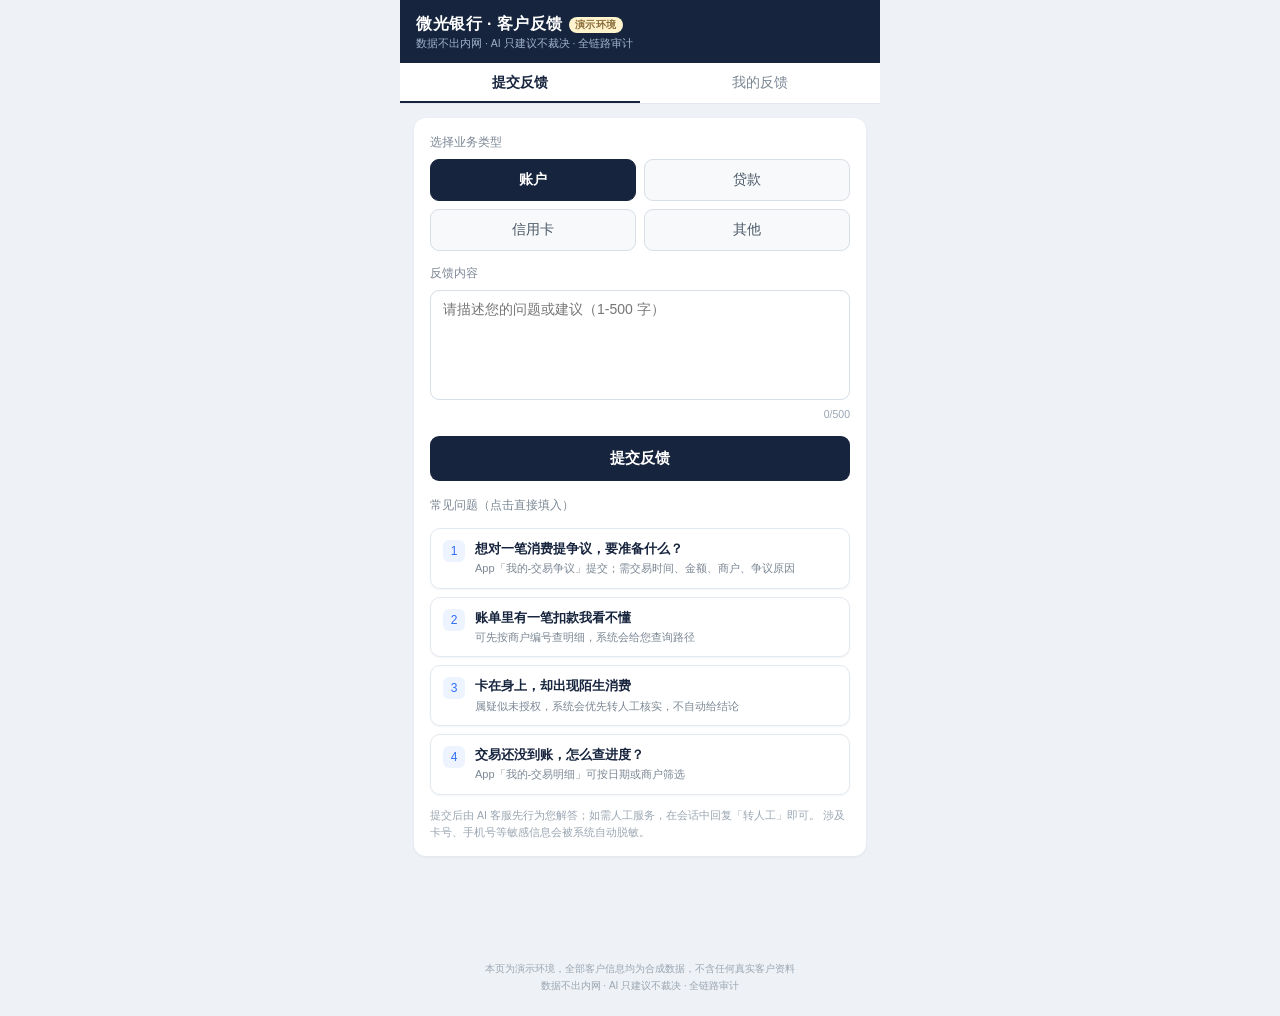
<file: v2重写版/static/h5/index.html>
<!DOCTYPE html>
<html lang="zh-CN">
<head>
<meta charset="UTF-8">
<meta name="viewport" content="width=device-width, initial-scale=1.0, maximum-scale=1.0, user-scalable=no">
<title>微光银行 · 客户反馈</title>
<style>
  *{margin:0;padding:0;box-sizing:border-box;-webkit-tap-highlight-color:transparent}
  html,body{height:100%}
  body{font-family:-apple-system,BlinkMacSystemFont,"PingFang SC","Microsoft YaHei",sans-serif;
    background:#eef1f5;color:#26303a;display:flex;justify-content:center}
  .phone{width:100%;max-width:480px;min-height:100%;background:#eef1f5;display:flex;flex-direction:column;position:relative}
  .hd{background:#16243d;color:#fff;padding:14px 16px 12px;position:sticky;top:0;z-index:5}
  .hd h1{font-size:16px;font-weight:600;letter-spacing:.5px}
  .hd p{font-size:10.5px;color:#9fb2cc;margin-top:2px}
  .tabs{display:flex;background:#fff;border-bottom:1px solid #e3e8ee;position:sticky;top:56px;z-index:5}
  .tabs button{flex:1;border:0;background:none;padding:11px 0;font-size:13.5px;color:#7b8794;cursor:pointer}
  .tabs button.on{color:#16243d;font-weight:600;box-shadow:inset 0 -2px 0 #16243d}
  .page{flex:1;padding:14px 14px 90px;display:none}
  .page.on{display:block}
  .card{background:#fff;border-radius:12px;padding:16px;box-shadow:0 1px 3px rgba(22,36,61,.06)}
  .lbl{font-size:12px;color:#7b8794;margin:14px 0 8px}
  .lbl:first-child{margin-top:0}
  .chips{display:grid;grid-template-columns:1fr 1fr;gap:8px}
  .chips button{border:1px solid #d7dee6;background:#f7f9fb;border-radius:9px;padding:11px 0;
    font-size:13.5px;color:#4a5866;cursor:pointer;transition:.15s}
  .chips button.on{background:#16243d;border-color:#16243d;color:#fff;font-weight:600}
  textarea{width:100%;height:110px;border:1px solid #d7dee6;border-radius:9px;padding:10px 12px;
    font-size:14px;resize:none;font-family:inherit;color:#26303a}
  textarea:focus{outline:none;border-color:#16243d}
  .cnt{font-size:10.5px;color:#9aa6b2;text-align:right;margin-top:4px}
  .btn{width:100%;border:0;border-radius:9px;padding:13px 0;font-size:15px;font-weight:600;
    background:#16243d;color:#fff;cursor:pointer;margin-top:16px}
  .btn:disabled{opacity:.45}
  .btn.ghost{background:#fff;color:#16243d;border:1px solid #c6cfda;margin-top:8px;font-weight:500}
  .item{background:#fff;border-radius:10px;padding:12px 14px;margin-bottom:9px;cursor:pointer;
    box-shadow:0 1px 2px rgba(22,36,61,.05)}
  .item .r1{display:flex;justify-content:space-between;align-items:center;gap:8px}
  .item .r1 b{font-size:12.5px;color:#16243d;font-family:Consolas,monospace}
  .item .r2{font-size:12px;color:#7b8794;margin-top:5px;overflow:hidden;text-overflow:ellipsis;white-space:nowrap}
  .chip{display:inline-block;padding:1.5px 9px;border-radius:999px;font-size:10.5px;font-weight:600;white-space:nowrap}
  .st-SUBMITTED{background:#eceff1;color:#546e7a}
  .st-AI_ANSWERING{background:#e3f2fd;color:#1565c0}
  .st-CLOSED_AI{background:#e0f2f1;color:#00695c}
  .st-PENDING_HUMAN{background:#ffebee;color:#c62828}
  .st-HUMAN_ANSWERING{background:#fff8e1;color:#b26a00}
  .st-CLOSED_HUMAN{background:#e8eaf6;color:#3949ab}
  .st-UNKNOWN{background:#eceff1;color:#78909c}
  .empty{text-align:center;color:#9aa6b2;font-size:13px;padding:40px 0}
  .chat{padding:0}
  .msgs{height:calc(100vh - 210px);min-height:300px;overflow-y:auto;padding:14px 12px}
  .m{max-width:78%;margin-bottom:12px;position:relative}
  .m .who{font-size:10px;color:#9aa6b2;margin-bottom:3px}
  .m .bub{padding:9px 12px;border-radius:12px;font-size:13.5px;line-height:1.55;word-break:break-all}
  .m.in{margin-right:auto}
  .m.in .bub{background:#fff;border:1px solid #e3e8ee;border-top-left-radius:3px}
  .m.out{margin-left:auto}
  .m.out .bub{background:#16243d;color:#fff;border-top-right-radius:3px}
  .sys{text-align:center;font-size:10.5px;color:#90a4ae;margin:10px 0}
  .rate{display:flex;gap:8px;padding:0 12px 10px}
  .rate button{flex:1;border:1px solid #c6cfda;background:#fff;border-radius:8px;padding:9px 0;
    font-size:13px;color:#16243d;cursor:pointer}
  .rate button:disabled{opacity:.5}
  .inputbar{display:flex;gap:8px;padding:10px 12px;border-top:1px solid #e3e8ee;background:#fff}
  .inputbar textarea{flex:1;height:40px;border-radius:9px}
  .inputbar button{border:0;border-radius:9px;padding:0 18px;background:#16243d;color:#fff;
    font-size:13.5px;font-weight:600;cursor:pointer}
  .hint{max-width:480px;width:100%;margin:0 auto}
  .demo-note{max-width:480px;margin:14px auto 0;background:#fff;border-radius:10px;padding:10px 14px;
    font-size:11px;color:#7b8794;line-height:1.7}
  .faq{margin-top:14px}
.faq .item{display:flex;gap:10px;align-items:flex-start;background:#fff;border:1px solid #e3e9f0;border-radius:10px;padding:11px 12px;margin-bottom:8px;cursor:pointer}
.faq .item:active{border-color:#2f6df6}
.faq .ico{width:22px;height:22px;border-radius:6px;background:#eef4ff;color:#2f6df6;font-size:12px;display:flex;align-items:center;justify-content:center;flex:0 0 22px}
.faq .t{font-size:13px;color:#16243d;font-weight:600;line-height:1.4}
.faq .d{font-size:11px;color:#7b8794;line-height:1.5;margin-top:2px}
.demo-tag{display:inline-block;margin-left:6px;padding:1px 6px;border-radius:8px;background:#fff3cd;color:#8a6d3b;font-size:10px;vertical-align:middle}
.foot{padding:14px 6px 22px;text-align:center;font-size:10px;color:#9aa6b2;line-height:1.7}
.toast{position:fixed;left:50%;top:38%;transform:translateX(-50%);background:rgba(22,36,61,.92);
    color:#fff;padding:10px 18px;border-radius:9px;font-size:13px;z-index:99;display:none}
</style>
</head>
<body>
<div class="phone">
  <div class="hd">
    <h1>微光银行 · 客户反馈<span class="demo-tag">演示环境</span></h1>
    <p>数据不出内网 · AI 只建议不裁决 · 全链路审计</p>
  </div>
  <div class="tabs" id="tabs">
    <button data-v="home" class="on">提交反馈</button>
    <button data-v="list">我的反馈</button>
  </div>

  <!-- 提单 -->
  <div class="page on" id="pg-home">
    <div class="card">
      <div class="lbl">选择业务类型</div>
      <div class="chips" id="cats"></div>
      <div class="lbl">反馈内容</div>
      <textarea id="txt" maxlength="500" placeholder="请描述您的问题或建议（1-500 字）"></textarea>
      <div class="cnt"><span id="n">0</span>/500</div>
      <button class="btn" id="submit">提交反馈</button>
      <div class="lbl" style="margin-top:16px">常见问题（点击直接填入）</div>
      <div class="faq" id="faq"></div>
      <p style="font-size:10.5px;color:#9aa6b2;margin-top:12px;line-height:1.6">
        提交后由 AI 客服先行为您解答；如需人工服务，在会话中回复「转人工」即可。
        涉及卡号、手机号等敏感信息会被系统自动脱敏。</p>
    </div>
  </div>

  <!-- 列表 -->
  <div class="page" id="pg-list">
    <div id="ticket-list"></div>
    <div class="card" style="margin-top:6px">
      <div class="lbl">凭工单号查询</div>
      <div style="display:flex;gap:8px">
        <input id="qid" placeholder="输入 FB 开头的工单号"
          style="flex:1;border:1px solid #d7dee6;border-radius:9px;padding:10px 12px;font-size:13px">
        <button class="btn" style="width:auto;margin:0;padding:0 18px" id="qbtn">查询</button>
      </div>
    </div>
  </div>

  <!-- 会话 -->
  <div class="page" id="pg-chat">
    <div class="card chat">
      <div class="msgs" id="msgs"></div>
      <div class="rate" id="rate" hidden>
        <button data-v="1">👍 满意</button>
        <button data-v="0">👎 不满意</button>
      </div>
      <div class="inputbar" id="ibar">
        <textarea id="reply" maxlength="500" placeholder="输入消息…"></textarea>
        <button id="send">发送</button>
      </div>
    </div>
  </div>

<div class="foot">
  本页为演示环境，全部客户信息均为合成数据，不含任何真实客户资料<br>
  数据不出内网 · AI 只建议不裁决 · 全链路审计
</div>
<div class="toast" id="toast"></div>
</div>
<script>
// —— 补丁 v1.5.0-fix7：时间戳按浏览器本地时区显示（服务端以 UTC 落库，直接切字符串会差 8 小时）
function fmtTs(s){
  if(!s) return '';
  const raw = String(s);
  const iso = /[zZ]$|[+-]\d{2}:?\d{2}$/.test(raw) ? raw : raw + 'Z';
  const d = new Date(iso);
  if (isNaN(d.getTime())) return raw.replace('T',' ').slice(5,16);
  const p = n => String(n).padStart(2,'0');
  return `${p(d.getMonth()+1)}-${p(d.getDate())} ${p(d.getHours())}:${p(d.getMinutes())}`;
}

const CAT = {ACCOUNT:'账户', LOAN:'贷款', CREDIT_CARD:'信用卡', OTHER:'其他'};
const ST = {SUBMITTED:'已受理', AI_ANSWERING:'AI 应答中', CLOSED_AI:'AI 已回复',
  PENDING_HUMAN:'已转人工跟进', HUMAN_ANSWERING:'人工处理中', CLOSED_HUMAN:'已办结', UNKNOWN:'查询失败'};
const $ = s => document.querySelector(s);

// 伪 openid（与小程序同逻辑：本地生成、长期稳定；生产应 code2session 换取）
let openid = localStorage.getItem('fb_openid');
if (!openid) {
  openid = 'oPoc-' + Date.now() + '-' + Math.random().toString(36).slice(2, 10);
  localStorage.setItem('fb_openid', openid);
}
let fbList = JSON.parse(localStorage.getItem('fb_list') || '[]');
let curFb = null, curTicket = null, timer = null, rated = false, cat = 'ACCOUNT', lastBody = '', lastCat = 'ACCOUNT';

async function api(path, method='GET', data) {
  const opt = {method, headers:{'Content-Type':'application/json'}};
  if (data) opt.body = JSON.stringify(data);
  const r = await fetch(path, opt);
  const d = await r.json().catch(() => ({}));
  if (!r.ok) throw new Error(d.detail || ('HTTP ' + r.status));
  return d;
}
function toast(m) {
  const t = $('#toast'); t.textContent = m; t.style.display = 'block';
  setTimeout(() => t.style.display = 'none', 2200);
}
function chip(st) {
  return `<span class="chip st-${st}">${ST[st] || st}</span>`;
}
function show(v) {
  document.querySelectorAll('.page').forEach(p => p.classList.remove('on'));
  document.querySelectorAll('#tabs button').forEach(b => b.classList.toggle('on', b.dataset.v === v));
  $('#pg-' + v).classList.add('on');
  if (v === 'list') renderList();
  if (v === 'home') { clearInterval(timer); timer = null; }
}
document.querySelectorAll('#tabs button').forEach(b => b.onclick = () => show(b.dataset.v));

// 提单页
$('#cats').innerHTML = Object.entries(CAT).map(([k, v]) =>
  `<button data-k="${k}" class="${k === cat ? 'on' : ''}">${v}</button>`).join('');
// —— 补丁 v1.5.0-fix9：常见问题前置（内容取自生效规则 R-DISPUTE-01/02、R-TXN-01/02、R-UNAUTH-01）
const FAQ = [
  { k: 'ACCOUNT', t: '想对一笔消费提争议，要准备什么？', d: 'App「我的-交易争议」提交；需交易时间、金额、商户、争议原因', v: '我想对一笔消费提争议，需要准备哪些材料？' },
  { k: 'ACCOUNT', t: '账单里有一笔扣款我看不懂', d: '可先按商户编号查明细，系统会给您查询路径', v: '账单里有一笔扣款我不认识，想核对是什么费用。' },
  { k: 'CREDIT_CARD', t: '卡在身上，却出现陌生消费', d: '属疑似未授权，系统会优先转人工核实，不自动给结论', v: '卡一直在我身边，却出现一笔陌生消费，需要处理。' },
  { k: 'ACCOUNT', t: '交易还没到账，怎么查进度？', d: 'App「我的-交易明细」可按日期或商户筛选', v: '我的一笔交易还没到账，想查一下处理进度。' }
];
$('#faq').innerHTML = FAQ.map((f, i) => `<div class="item" data-i="${i}">
  <div class="ico">${i + 1}</div><div><div class="t">${f.t}</div><div class="d">${f.d}</div></div></div>`).join('');
document.querySelectorAll('#faq .item').forEach(el => {
  el.onclick = () => {
    const f = FAQ[+el.dataset.i];
    cat = f.k;
    document.querySelectorAll('#cats button').forEach(x => x.classList.toggle('on', x.dataset.k === cat));
    $('#txt').value = f.v; $('#n').textContent = f.v.length;
    $('#txt').focus(); toast('已填入，可直接提交');
  };
});
document.querySelectorAll('#cats button').forEach(b => b.onclick = () => {
  cat = b.dataset.k;
  document.querySelectorAll('#cats button').forEach(x => x.classList.toggle('on', x.dataset.k === cat));
});
$('#txt').oninput = e => $('#n').textContent = e.target.value.length;
$('#submit').onclick = async () => {
  const body = $('#txt').value.trim();
  lastBody = body; lastCat = cat;
  if (!body) return toast('请填写反馈内容');
  const btn = $('#submit'); btn.disabled = true;
  try {
    const d = await api('/feedback/api/v1/tickets', 'POST', {openid, category: cat, body});
    $('#txt').value = ''; $('#n').textContent = '0';
    if (!fbList.includes(d.fb_id)) { fbList.unshift(d.fb_id); localStorage.setItem('fb_list', JSON.stringify(fbList)); }
    toast(d.verdict === 'pass' ? '提交成功，AI 正在处理' : '已受理');
    openChat(d.fb_id);
  } catch (e) { const m=/不存在|not found/i.test(e.message||'') ? '提交失败，请稍后重试' : e.message; toast(m); }
  btn.disabled = false;
};

// 列表页
async function renderList() {
  const box = $('#ticket-list');
  if (!fbList.length) { box.innerHTML = '<div class="empty">暂无反馈记录</div>'; return; }
  box.innerHTML = fbList.map(fb => `<div class="item" id="it-${fb}"><div class="r1"><b>${fb}</b><span class="chip st-UNKNOWN">加载中</span></div><div class="r2">…</div></div>`).join('');
  fbList.forEach(async fb => {
    const el = document.getElementById('it-' + fb);
    try {
      const d = await api('/feedback/api/v1/tickets/' + fb + '?openid=' + encodeURIComponent(openid));
      el.querySelector('.r1 span').outerHTML = chip(d.status);
      const last = (d.replies || []).slice(-1)[0];
      el.querySelector('.r2').textContent = CAT[d.category] + ' · ' + (last ? desensitize(last.body).slice(0, 26) : '（无消息）');
      el.onclick = () => openChat(fb);
    } catch (e) {
      el.querySelector('.r1 span').outerHTML = chip('UNKNOWN');
      el.querySelector('.r2').textContent = e.message;
    }
  });
}
$('#qbtn').onclick = async () => {
  const id = $('#qid').value.trim();
  if (!id) return;
  try {
    await api('/feedback/api/v1/tickets/' + id + '?openid=' + encodeURIComponent(openid));
    if (!fbList.includes(id)) { fbList.unshift(id); localStorage.setItem('fb_list', JSON.stringify(fbList)); }
    openChat(id);
  } catch (e) { const m=/不存在|未找到|not found/i.test(e.message||'') ? '未找到该工单，请核对工单号' : e.message; toast(m); }
};

// 会话页

// —— 补丁 v1.5.0-fix4：令牌兜底（复原失败时不得回显内部令牌）——
function desensitize(s){
  if (!s) return s;
  let out = s;
  // 带数字前缀的金额令牌：39.AMOUNT_001 / 15600.00 AMOUNT_002
  out = out.replace(/[\d.,]*\s*AMOUNT_\d{3}/g, '该笔金额');
  out = out.replace(/[\d.,]*\s*CARD_\d{3}/g, '卡号尾号****');
  out = out.replace(/NAME_\d{3}/g, '客户');
  out = out.replace(/PHONE_\d{3}/g, '预留手机号');
  out = out.replace(/ID_\d{3}/g, '证件信息');
  out = out.replace(/MERCHANT_\d{3}/g, '该商户');
  out = out.replace(/[A-Z]{2,}_\d{3}/g, '相关信息');
  out = out.replace(/您好，客户[，,。]/g, '您好，');
  out = out.replace(/尊敬的\s*客户[，,]\s*您好[！!]?/g, '您好！');
  out = out.replace(/\s{2,}/g, ' ').replace(/\s+([，。！？、])/g, '$1');
  out = out.replace(/([！？。，])\1+/g, '$1').replace(/[！？]\s*。/g, '。');
  return out;
}
function msgHtml(replies) {
  return replies.map(m => {
    if (m.sender === 'system')
      return `<div class="sys">${desensitize(m.body)}<br>${fmtTs(m.created_at)}</div>`;
    const out = m.sender === 'customer';
    const who = m.sender === 'ai' ? '智能客服' : (out ? '我' : '客服');
    return `<div class="m ${out ? 'out' : 'in'}">
      <div class="who">${who} · ${fmtTs(m.created_at)}</div>
      <div class="bub">${desensitize(m.body)}</div></div>`;
  }).join('');
}
async function openChat(fb) {
  curFb = fb; rated = false;
  show('chat');
  await refreshChat();
  clearInterval(timer);
  timer = setInterval(refreshChat, 5000);
}
async function refreshChat() {
  if (!curFb) return;
  try {
    const d = await api('/feedback/api/v1/tickets/' + curFb + '?openid=' + encodeURIComponent(openid));
    curTicket = d;
    const closed = d.status === 'CLOSED_AI' || d.status === 'CLOSED_HUMAN';
    $('#msgs').innerHTML = `<div class="sys">${curFb} · ${CAT[d.category] || d.category} · ${chip(d.status)}${d.created_at ? ' · 创建于 ' + fmtTs(d.created_at) : ''}</div>` +
      (msgHtml(d.replies || []) || '<div class="sys">暂无消息</div>');
    // —— 补丁 v1.5.0-fix6：AI 长时间未回应时的如实提示（不谎称已转人工）
    // —— 补丁 v1.5.0-fix8：超时如实提示 + 一键再发（不谎称已转人工）
    if (d.status === 'AI_ANSWERING') {
      const t0 = Date.parse(d.created_at || '') || 0;
      const waited = t0 ? (Date.now() - t0) : 0;
      if (waited > 60000 && !(d.replies || []).length) {
        const more = waited > 120000 ? '已超过 2 分钟，建议重新提交或联系人工客服。' : '如长时间没有回应，可重新提交一次。';
        $('#msgs').innerHTML += `<div class="sys">AI 处理时间较长，工单仍在排队。${more}
          <button class="ghost" id="resend" style="margin-left:8px">再发一次</button></div>`;
        const rs = document.querySelector('#resend');
        if (rs) rs.onclick = async () => {
          if (!lastBody) return;
          rs.disabled = true; rs.textContent = '提交中…';
          try {
            const nd = await api('/feedback/api/v1/tickets', 'POST', {openid, category: lastCat, body: lastBody});
            if (!fbList.includes(nd.fb_id)) { fbList.unshift(nd.fb_id); localStorage.setItem('fb_list', JSON.stringify(fbList)); }
            toast('已重新提交'); openChat(nd.fb_id);
          } catch (e) { toast('提交失败：' + e.message); rs.disabled = false; rs.textContent = '再发一次'; }
        };
      }
    }
    // —— 补丁 v1.5.0-fix8：转人工后给自助指引（内容取自生效规则 R-DISPUTE-01/02 与 R-TXN-01/02）
    if (d.status === 'PENDING_HUMAN' && !(d.replies || []).some(m => m.sender === 'system' && /自助指引/.test(m.body || ''))) {
      const GUIDE = {
        DISPUTE: '「我的」→「交易争议」→ 选择对应交易提交；需备：交易时间、金额、商户名称、争议原因。客服不代提交、不承诺时限。',
        TXN: '「我的」→「交易明细」按日期或商户筛选；商户不明时可用商户编号查询。',
        OTHER: '可在手机银行 APP 的「我的 - 帮助中心」查看办理路径，或等待人工客服回电。'
      };
      const g = /争议|退款|盗刷|陌生消费/.test(lastBody) ? GUIDE.DISPUTE : /交易|到账|扣款|查询/.test(lastBody) ? GUIDE.TXN : GUIDE.OTHER;
      $('#msgs').innerHTML += `<div class="sys" style="text-align:left;line-height:1.6"><b>自助指引（业务规则摘要）</b><br>${g}</div>`;
    }
    const box = $('#msgs'); box.scrollTop = box.scrollHeight;
    $('#ibar').hidden = closed;
    $('#rate').hidden = !(rated === false && (d.status === 'AI_ANSWERING' || closed));
    document.querySelectorAll('#rate button').forEach(b => b.disabled = false);
  } catch (e) {
    $('#msgs').innerHTML = `<div class="sys">加载失败：${e.message}</div>`;
  }
}
$('#send').onclick = async () => {
  const box = $('#reply'), body = box.value.trim();
  if (!body || !curFb) return;
  box.value = '';
  try { await api('/feedback/api/v1/tickets/' + curFb + '/messages', 'POST', {openid, body}); }
  catch (e) { toast('发送失败：' + e.message); box.value = body; return; }
  await refreshChat();
};
$('#reply').addEventListener('keydown', e => {
  if (e.key === 'Enter' && !e.shiftKey && !e.isComposing) { e.preventDefault(); $('#send').click(); }
});
document.querySelectorAll('#rate button').forEach(b => b.onclick = async () => {
  if (rated) return;
  try {
    await api('/feedback/api/v1/tickets/' + curFb + '/messages', 'POST',
      {openid, kind: 'eval', body: b.dataset.v});
    rated = true; $('#rate').hidden = true;
    toast('感谢您的评价');
    await refreshChat();
  } catch (e) { toast('评价失败：' + e.message); }
});
</script>
</body>
</html>
</file>
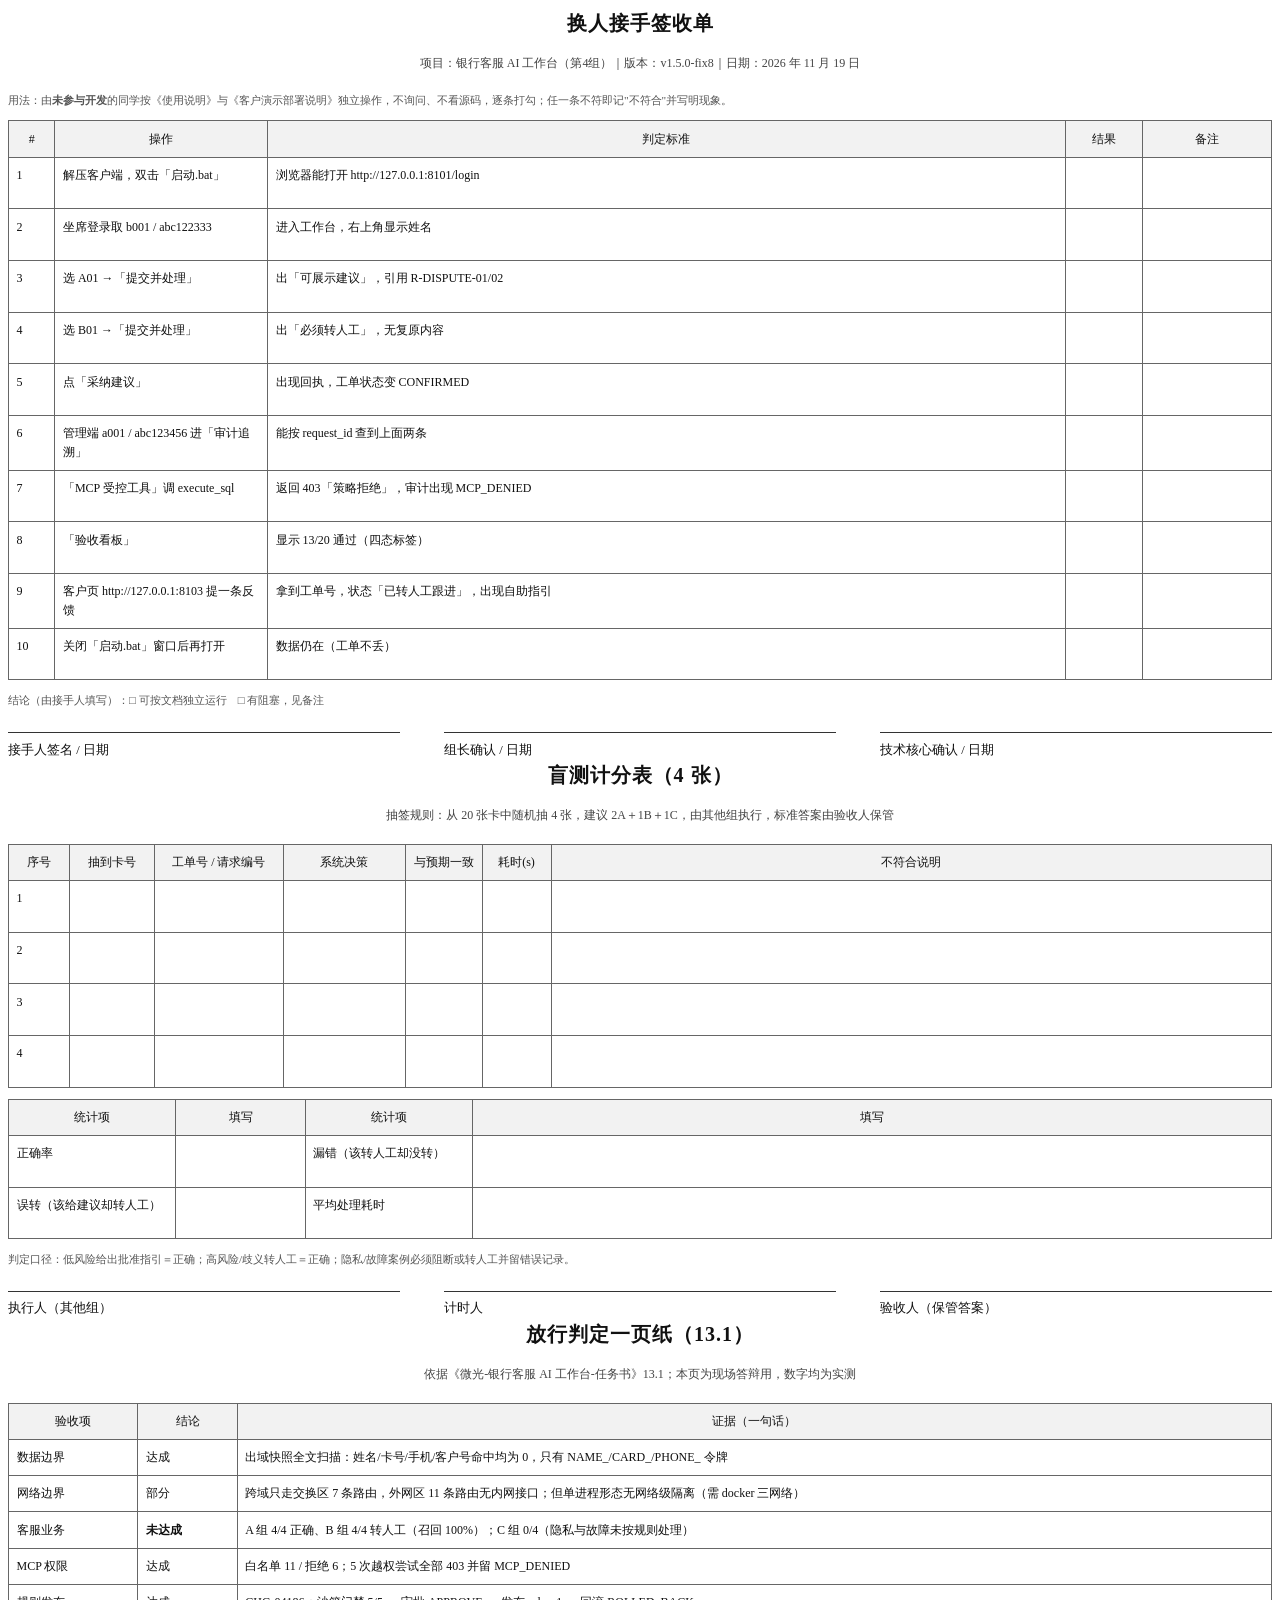
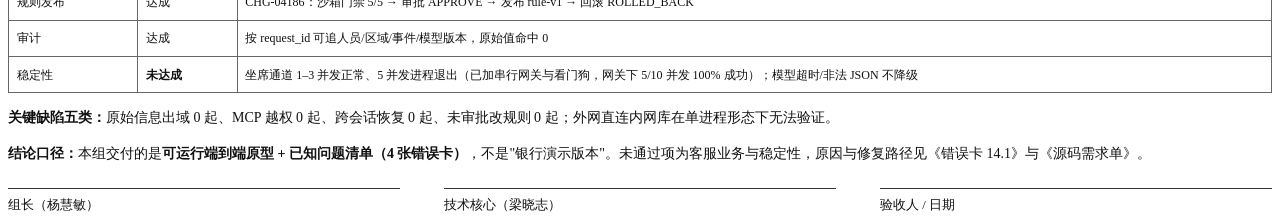
<file: 03_我们做什么/现场物料_签收单与盲测计分表.html>
<!DOCTYPE html>
<html lang="zh-CN">
<head>
<meta charset="utf-8">
<title>第4组 · 现场物料（签收单 / 盲测计分表 / 门禁判定）</title>
<style>
  @page { size: A4; margin: 18mm 16mm; }
  body { font-family: "宋体", "SimSun", serif; font-size: 10.5pt; color: #111; line-height: 1.55; }
  h1 { font-size: 15pt; text-align: center; margin: 0 0 4mm; letter-spacing: 1px; }
  h2 { font-size: 12pt; margin: 7mm 0 2.5mm; border-left: 3px solid #111; padding-left: 6px; }
  .meta { text-align: center; font-size: 9pt; color: #444; margin-bottom: 5mm; }
  table { width: 100%; border-collapse: collapse; margin-bottom: 3mm; }
  th, td { border: 1px solid #666; padding: 2.2mm 2mm; font-size: 9pt; vertical-align: top; }
  th { background: #f2f2f2; font-weight: normal; }
  .fill { height: 9mm; }
  .note { font-size: 8.5pt; color: #555; }
  .sign { margin-top: 6mm; display: flex; justify-content: space-between; font-size: 9.5pt; }
  .sign div { width: 31%; border-top: 1px solid #333; padding-top: 2mm; }
  .page-break { page-break-after: always; }
  ol { margin: 0 0 2mm 5mm; padding: 0; }
  li { margin-bottom: 1.2mm; font-size: 9.5pt; }
</style>
</head>
<body>

<h1>换人接手签收单</h1>
<div class="meta">项目：银行客服 AI 工作台（第4组）｜版本：v1.5.0-fix8｜日期：2026 年 11 月 19 日</div>

<p class="note">用法：由<strong>未参与开发</strong>的同学按《使用说明》与《客户演示部署说明》独立操作，不询问、不看源码，逐条打勾；任一条不符即记"不符合"并写明现象。</p>

<table>
  <tr><th style="width:8mm">#</th><th style="width:52mm">操作</th><th>判定标准</th><th style="width:16mm">结果</th><th style="width:30mm">备注</th></tr>
  <tr><td>1</td><td>解压客户端，双击「启动.bat」</td><td>浏览器能打开 http://127.0.0.1:8101/login</td><td class="fill"></td><td></td></tr>
  <tr><td>2</td><td>坐席登录取 b001 / abc122333</td><td>进入工作台，右上角显示姓名</td><td class="fill"></td><td></td></tr>
  <tr><td>3</td><td>选 A01 →「提交并处理」</td><td>出「可展示建议」，引用 R-DISPUTE-01/02</td><td class="fill"></td><td></td></tr>
  <tr><td>4</td><td>选 B01 →「提交并处理」</td><td>出「必须转人工」，无复原内容</td><td class="fill"></td><td></td></tr>
  <tr><td>5</td><td>点「采纳建议」</td><td>出现回执，工单状态变 CONFIRMED</td><td class="fill"></td><td></td></tr>
  <tr><td>6</td><td>管理端 a001 / abc123456 进「审计追溯」</td><td>能按 request_id 查到上面两条</td><td class="fill"></td><td></td></tr>
  <tr><td>7</td><td>「MCP 受控工具」调 execute_sql</td><td>返回 403「策略拒绝」，审计出现 MCP_DENIED</td><td class="fill"></td><td></td></tr>
  <tr><td>8</td><td>「验收看板」</td><td>显示 13/20 通过（四态标签）</td><td class="fill"></td><td></td></tr>
  <tr><td>9</td><td>客户页 http://127.0.0.1:8103 提一条反馈</td><td>拿到工单号，状态「已转人工跟进」，出现自助指引</td><td class="fill"></td><td></td></tr>
  <tr><td>10</td><td>关闭「启动.bat」窗口后再打开</td><td>数据仍在（工单不丢）</td><td class="fill"></td><td></td></tr>
</table>

<p class="note">结论（由接手人填写）：□ 可按文档独立运行　□ 有阻塞，见备注</p>
<div class="sign">
  <div>接手人签名 / 日期</div>
  <div>组长确认 / 日期</div>
  <div>技术核心确认 / 日期</div>
</div>

<div class="page-break"></div>

<h1>盲测计分表（4 张）</h1>
<div class="meta">抽签规则：从 20 张卡中随机抽 4 张，建议 2A＋1B＋1C，由其他组执行，标准答案由验收人保管</div>

<table>
  <tr><th style="width:12mm">序号</th><th style="width:18mm">抽到卡号</th><th style="width:30mm">工单号 / 请求编号</th><th style="width:28mm">系统决策</th><th style="width:16mm">与预期一致</th><th style="width:14mm">耗时(s)</th><th>不符合说明</th></tr>
  <tr><td>1</td><td class="fill"></td><td></td><td></td><td></td><td></td><td></td></tr>
  <tr><td>2</td><td class="fill"></td><td></td><td></td><td></td><td></td><td></td></tr>
  <tr><td>3</td><td class="fill"></td><td></td><td></td><td></td><td></td><td></td></tr>
  <tr><td>4</td><td class="fill"></td><td></td><td></td><td></td><td></td><td></td></tr>
</table>

<table>
  <tr><th style="width:40mm">统计项</th><th style="width:30mm">填写</th><th style="width:40mm">统计项</th><th>填写</th></tr>
  <tr><td>正确率</td><td class="fill"></td><td>漏错（该转人工却没转）</td><td></td></tr>
  <tr><td>误转（该给建议却转人工）</td><td class="fill"></td><td>平均处理耗时</td><td></td></tr>
</table>

<p class="note">判定口径：低风险给出批准指引＝正确；高风险/歧义转人工＝正确；隐私/故障案例必须阻断或转人工并留错误记录。</p>
<div class="sign">
  <div>执行人（其他组）</div>
  <div>计时人</div>
  <div>验收人（保管答案）</div>
</div>

<div class="page-break"></div>

<h1>放行判定一页纸（13.1）</h1>
<div class="meta">依据《微光-银行客服 AI 工作台-任务书》13.1；本页为现场答辩用，数字均为实测</div>

<table>
  <tr><th style="width:30mm">验收项</th><th style="width:22mm">结论</th><th>证据（一句话）</th></tr>
  <tr><td>数据边界</td><td>达成</td><td>出域快照全文扫描：姓名/卡号/手机/客户号命中均为 0，只有 NAME_/CARD_/PHONE_ 令牌</td></tr>
  <tr><td>网络边界</td><td>部分</td><td>跨域只走交换区 7 条路由，外网区 11 条路由无内网接口；但单进程形态无网络级隔离（需 docker 三网络）</td></tr>
  <tr><td>客服业务</td><td><strong>未达成</strong></td><td>A 组 4/4 正确、B 组 4/4 转人工（召回 100%）；C 组 0/4（隐私与故障未按规则处理）</td></tr>
  <tr><td>MCP 权限</td><td>达成</td><td>白名单 11 / 拒绝 6；5 次越权尝试全部 403 并留 MCP_DENIED</td></tr>
  <tr><td>规则发布</td><td>达成</td><td>CHG-04186：沙箱门禁 5/5 → 审批 APPROVE → 发布 rule-v1 → 回滚 ROLLED_BACK</td></tr>
  <tr><td>审计</td><td>达成</td><td>按 request_id 可追人员/区域/事件/模型版本，原始值命中 0</td></tr>
  <tr><td>稳定性</td><td><strong>未达成</strong></td><td>坐席通道 1–3 并发正常、5 并发进程退出（已加串行网关与看门狗，网关下 5/10 并发 100% 成功）；模型超时/非法 JSON 不降级</td></tr>
</table>

<p><strong>关键缺陷五类：</strong>原始信息出域 0 起、MCP 越权 0 起、跨会话恢复 0 起、未审批改规则 0 起；外网直连内网库在单进程形态下无法验证。</p>
<p><strong>结论口径：</strong>本组交付的是<strong>可运行端到端原型 + 已知问题清单（4 张错误卡）</strong>，不是"银行演示版本"。未通过项为客服业务与稳定性，原因与修复路径见《错误卡 14.1》与《源码需求单》。</p>

<div class="sign">
  <div>组长（杨慧敏）</div>
  <div>技术核心（梁晓志）</div>
  <div>验收人 / 日期</div>
</div>

</body>
</html>
</file>
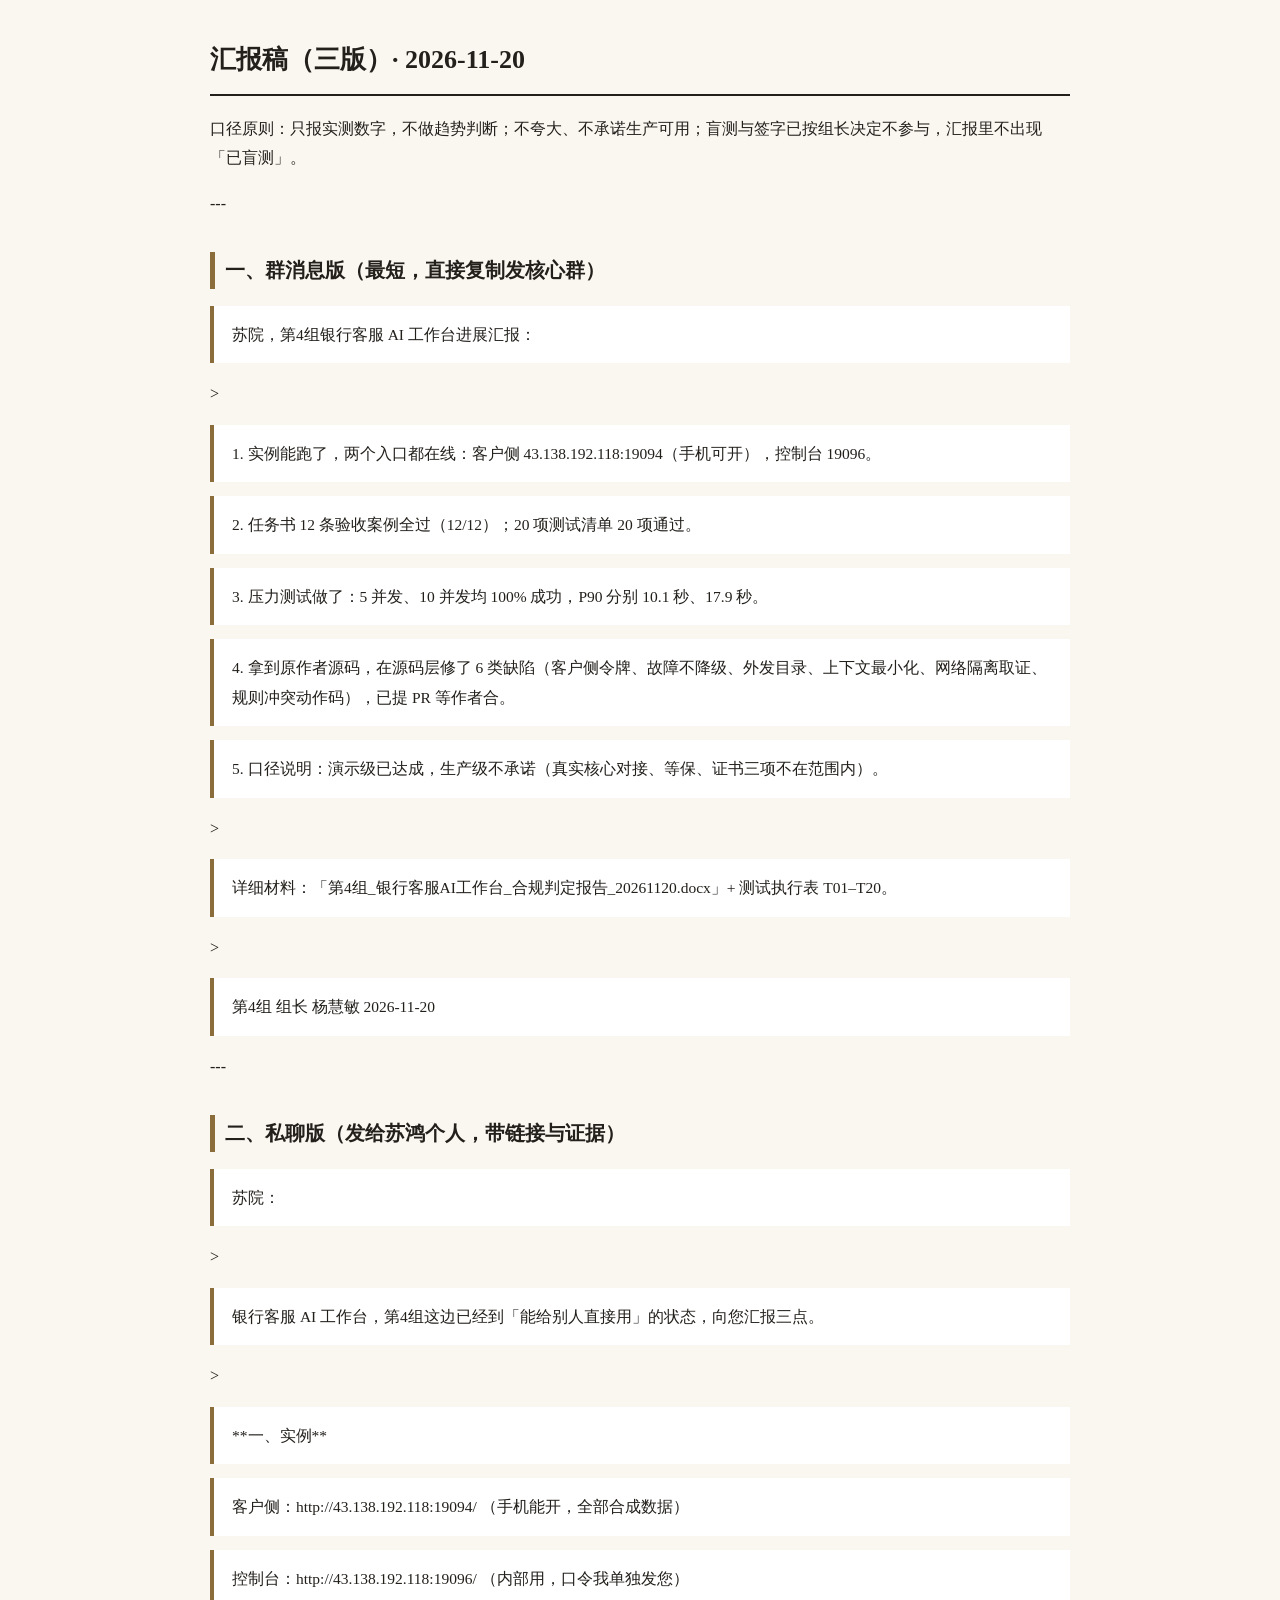
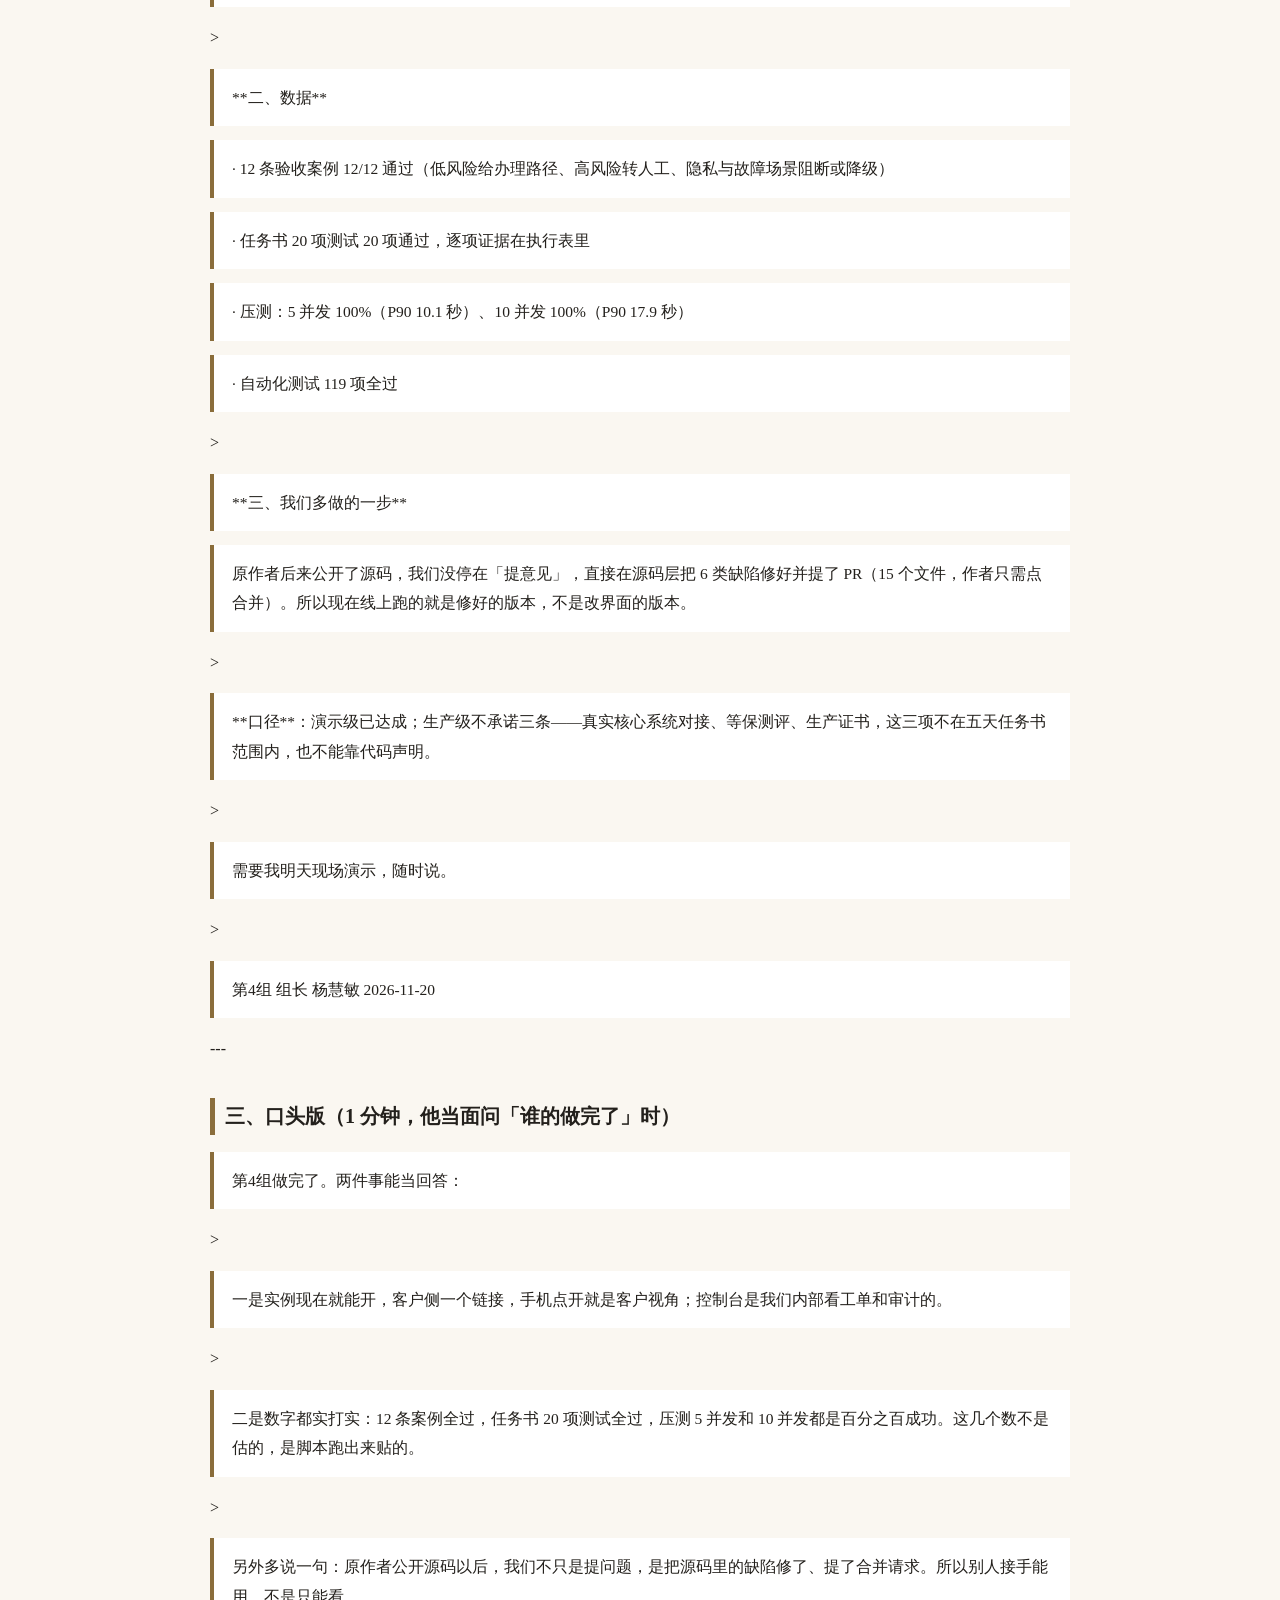
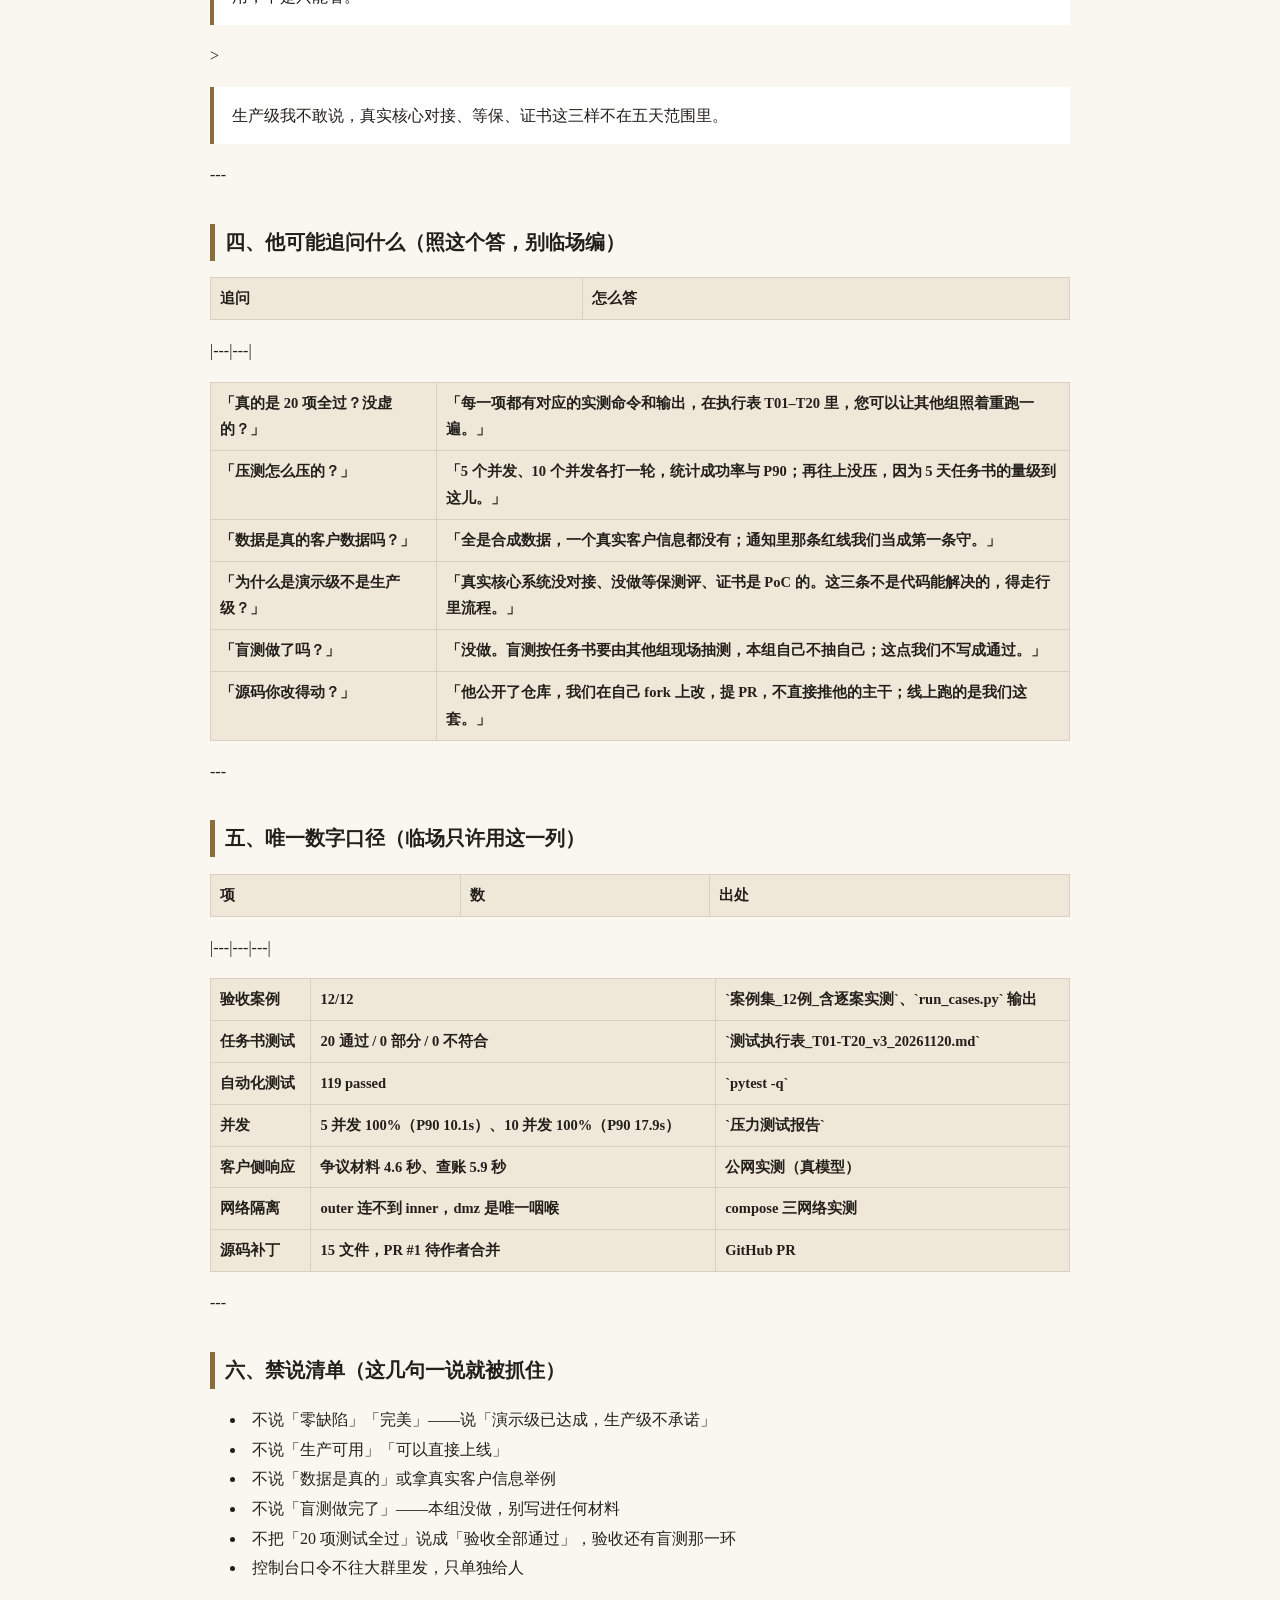
<file: 交付与汇报/02_汇报稿_三版_20261120.html>
<!doctype html><html lang="zh"><head><meta charset="utf-8"><title>汇报稿三版</title>
<style>
body{max-width:860px;margin:36px auto;padding:0 22px;background:#faf7f1;color:#23201c;
font:16px/1.85 "Songti SC","SimSun",serif}
h1{font-size:26px;border-bottom:2px solid #23201c;padding-bottom:10px}
h2{font-size:20px;margin-top:34px;border-left:5px solid #8a6d3b;padding-left:10px}
h3{font-size:17px}
blockquote{margin:14px 0;padding:14px 18px;background:#fff;border-left:4px solid #8a6d3b;
white-space:pre-wrap;font-size:15.5px;line-height:1.9}
table{width:100%;border-collapse:collapse;margin:14px 0;font-size:14.5px}
th,td{border:1px solid #d8cfc0;padding:7px 9px;text-align:left;vertical-align:top}
th{background:#efe7d8}
li{margin-left:20px}
@media print{body{background:#fff;margin:0}}
</style></head><body>
<h1>汇报稿（三版）· 2026-11-20</h1>
<p>口径原则：只报实测数字，不做趋势判断；不夸大、不承诺生产可用；盲测与签字已按组长决定不参与，汇报里不出现「已盲测」。</p>
<p>---</p>
<h2>一、群消息版（最短，直接复制发核心群）</h2>
<blockquote>苏院，第4组银行客服 AI 工作台进展汇报：</blockquote>
<p>&gt;</p>
<blockquote>1. 实例能跑了，两个入口都在线：客户侧 43.138.192.118:19094（手机可开），控制台 19096。</blockquote>
<blockquote>2. 任务书 12 条验收案例全过（12/12）；20 项测试清单 20 项通过。</blockquote>
<blockquote>3. 压力测试做了：5 并发、10 并发均 100% 成功，P90 分别 10.1 秒、17.9 秒。</blockquote>
<blockquote>4. 拿到原作者源码，在源码层修了 6 类缺陷（客户侧令牌、故障不降级、外发目录、上下文最小化、网络隔离取证、规则冲突动作码），已提 PR 等作者合。</blockquote>
<blockquote>5. 口径说明：演示级已达成，生产级不承诺（真实核心对接、等保、证书三项不在范围内）。</blockquote>
<p>&gt;</p>
<blockquote>详细材料：「第4组_银行客服AI工作台_合规判定报告_20261120.docx」+ 测试执行表 T01–T20。</blockquote>
<p>&gt;</p>
<blockquote>第4组 组长 杨慧敏 2026-11-20</blockquote>
<p>---</p>
<h2>二、私聊版（发给苏鸿个人，带链接与证据）</h2>
<blockquote>苏院：</blockquote>
<p>&gt;</p>
<blockquote>银行客服 AI 工作台，第4组这边已经到「能给别人直接用」的状态，向您汇报三点。</blockquote>
<p>&gt;</p>
<blockquote>**一、实例**</blockquote>
<blockquote>客户侧：http://43.138.192.118:19094/ （手机能开，全部合成数据）</blockquote>
<blockquote>控制台：http://43.138.192.118:19096/ （内部用，口令我单独发您）</blockquote>
<p>&gt;</p>
<blockquote>**二、数据**</blockquote>
<blockquote>· 12 条验收案例 12/12 通过（低风险给办理路径、高风险转人工、隐私与故障场景阻断或降级）</blockquote>
<blockquote>· 任务书 20 项测试 20 项通过，逐项证据在执行表里</blockquote>
<blockquote>· 压测：5 并发 100%（P90 10.1 秒）、10 并发 100%（P90 17.9 秒）</blockquote>
<blockquote>· 自动化测试 119 项全过</blockquote>
<p>&gt;</p>
<blockquote>**三、我们多做的一步**</blockquote>
<blockquote>原作者后来公开了源码，我们没停在「提意见」，直接在源码层把 6 类缺陷修好并提了 PR（15 个文件，作者只需点合并）。所以现在线上跑的就是修好的版本，不是改界面的版本。</blockquote>
<p>&gt;</p>
<blockquote>**口径**：演示级已达成；生产级不承诺三条——真实核心系统对接、等保测评、生产证书，这三项不在五天任务书范围内，也不能靠代码声明。</blockquote>
<p>&gt;</p>
<blockquote>需要我明天现场演示，随时说。</blockquote>
<p>&gt;</p>
<blockquote>第4组 组长 杨慧敏 2026-11-20</blockquote>
<p>---</p>
<h2>三、口头版（1 分钟，他当面问「谁的做完了」时）</h2>
<blockquote>第4组做完了。两件事能当回答：</blockquote>
<p>&gt;</p>
<blockquote>一是实例现在就能开，客户侧一个链接，手机点开就是客户视角；控制台是我们内部看工单和审计的。</blockquote>
<p>&gt;</p>
<blockquote>二是数字都实打实：12 条案例全过，任务书 20 项测试全过，压测 5 并发和 10 并发都是百分之百成功。这几个数不是估的，是脚本跑出来贴的。</blockquote>
<p>&gt;</p>
<blockquote>另外多说一句：原作者公开源码以后，我们不只是提问题，是把源码里的缺陷修了、提了合并请求。所以别人接手能用，不是只能看。</blockquote>
<p>&gt;</p>
<blockquote>生产级我不敢说，真实核心对接、等保、证书这三样不在五天范围里。</blockquote>
<p>---</p>
<h2>四、他可能追问什么（照这个答，别临场编）</h2>
<table>
<tr><th>追问</th><th>怎么答</th></tr>
</table>
<p>|---|---|</p>
<table>
<tr><th>「真的是 20 项全过？没虚的？」</th><th>「每一项都有对应的实测命令和输出，在执行表 T01–T20 里，您可以让其他组照着重跑一遍。」</th></tr>
<tr><th>「压测怎么压的？」</th><th>「5 个并发、10 个并发各打一轮，统计成功率与 P90；再往上没压，因为 5 天任务书的量级到这儿。」</th></tr>
<tr><th>「数据是真的客户数据吗？」</th><th>「全是合成数据，一个真实客户信息都没有；通知里那条红线我们当成第一条守。」</th></tr>
<tr><th>「为什么是演示级不是生产级？」</th><th>「真实核心系统没对接、没做等保测评、证书是 PoC 的。这三条不是代码能解决的，得走行里流程。」</th></tr>
<tr><th>「盲测做了吗？」</th><th>「没做。盲测按任务书要由其他组现场抽测，本组自己不抽自己；这点我们不写成通过。」</th></tr>
<tr><th>「源码你改得动？」</th><th>「他公开了仓库，我们在自己 fork 上改，提 PR，不直接推他的主干；线上跑的是我们这套。」</th></tr>
</table>
<p>---</p>
<h2>五、唯一数字口径（临场只许用这一列）</h2>
<table>
<tr><th>项</th><th>数</th><th>出处</th></tr>
</table>
<p>|---|---|---|</p>
<table>
<tr><th>验收案例</th><th>12/12</th><th>`案例集_12例_含逐案实测`、`run_cases.py` 输出</th></tr>
<tr><th>任务书测试</th><th>20 通过 / 0 部分 / 0 不符合</th><th>`测试执行表_T01-T20_v3_20261120.md`</th></tr>
<tr><th>自动化测试</th><th>119 passed</th><th>`pytest -q`</th></tr>
<tr><th>并发</th><th>5 并发 100%（P90 10.1s）、10 并发 100%（P90 17.9s）</th><th>`压力测试报告`</th></tr>
<tr><th>客户侧响应</th><th>争议材料 4.6 秒、查账 5.9 秒</th><th>公网实测（真模型）</th></tr>
<tr><th>网络隔离</th><th>outer 连不到 inner，dmz 是唯一咽喉</th><th>compose 三网络实测</th></tr>
<tr><th>源码补丁</th><th>15 文件，PR #1 待作者合并</th><th>GitHub PR</th></tr>
</table>
<p>---</p>
<h2>六、禁说清单（这几句一说就被抓住）</h2>
<li>不说「零缺陷」「完美」——说「演示级已达成，生产级不承诺」</li>
<li>不说「生产可用」「可以直接上线」</li>
<li>不说「数据是真的」或拿真实客户信息举例</li>
<li>不说「盲测做完了」——本组没做，别写进任何材料</li>
<li>不把「20 项测试全过」说成「验收全部通过」，验收还有盲测那一环</li>
<li>控制台口令不往大群里发，只单独给人</li>
</body></html>
</file>
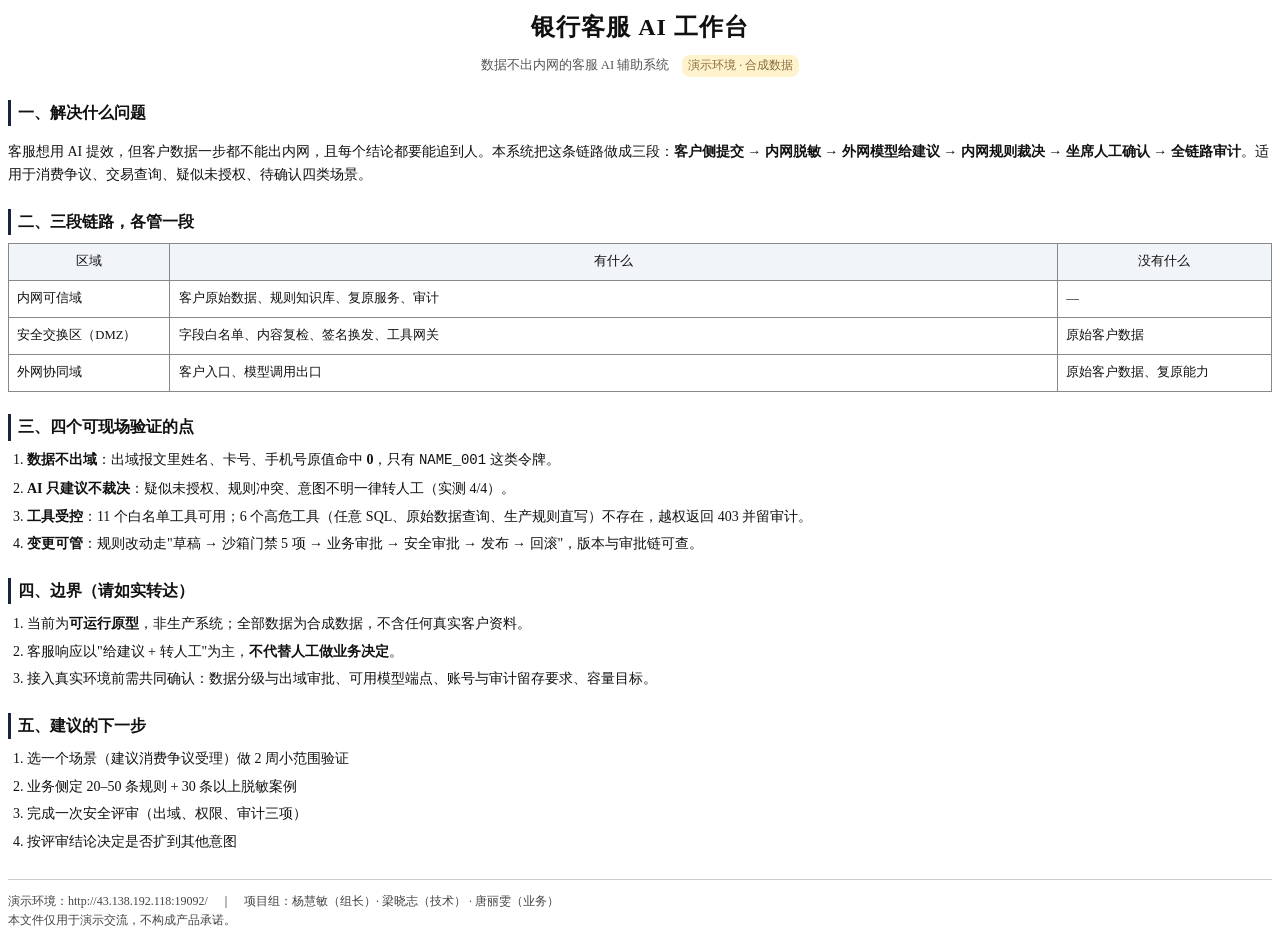
<file: 对客材料/一页产品说明_可打印.html>
<!DOCTYPE html><html lang="zh-CN"><head><meta charset="utf-8">
<title>银行客服 AI 工作台 · 产品说明</title>
<style>
@page{size:A4;margin:17mm 16mm}
body{font-family:"宋体",serif;font-size:10.5pt;color:#111;line-height:1.65}
h1{font-size:18pt;text-align:center;margin:0 0 2mm;letter-spacing:1px}
.sub{text-align:center;font-size:9.5pt;color:#555;margin-bottom:6mm}
h2{font-size:12pt;margin:6mm 0 2mm;border-left:3px solid #16243d;padding-left:7px}
table{width:100%;border-collapse:collapse;margin:2mm 0 3mm}
th,td{border:1px solid #888;padding:2mm 2.2mm;font-size:9.5pt;vertical-align:top}
th{background:#f1f4f8;font-weight:normal}
ol{margin:0 0 2mm 5mm;padding:0} li{margin-bottom:1.2mm}
.tag{display:inline-block;background:#fff3cd;color:#8a6d3b;border-radius:8px;padding:1px 6px;font-size:9pt}
.foot{margin-top:7mm;border-top:1px solid #ccc;padding-top:3mm;font-size:9pt;color:#444}
</style></head><body>
<h1>银行客服 AI 工作台</h1>
<div class="sub">数据不出内网的客服 AI 辅助系统　<span class="tag">演示环境 · 合成数据</span></div>

<h2>一、解决什么问题</h2>
<p>客服想用 AI 提效，但客户数据一步都不能出内网，且每个结论都要能追到人。本系统把这条链路做成三段：<b>客户侧提交 → 内网脱敏 → 外网模型给建议 → 内网规则裁决 → 坐席人工确认 → 全链路审计</b>。适用于消费争议、交易查询、疑似未授权、待确认四类场景。</p>

<h2>二、三段链路，各管一段</h2>
<table>
<tr><th style="width:38mm">区域</th><th>有什么</th><th style="width:52mm">没有什么</th></tr>
<tr><td>内网可信域</td><td>客户原始数据、规则知识库、复原服务、审计</td><td>—</td></tr>
<tr><td>安全交换区（DMZ）</td><td>字段白名单、内容复检、签名换发、工具网关</td><td>原始客户数据</td></tr>
<tr><td>外网协同域</td><td>客户入口、模型调用出口</td><td>原始客户数据、复原能力</td></tr>
</table>

<h2>三、四个可现场验证的点</h2>
<ol>
<li><b>数据不出域</b>：出域报文里姓名、卡号、手机号原值命中 <b>0</b>，只有 <code>NAME_001</code> 这类令牌。</li>
<li><b>AI 只建议不裁决</b>：疑似未授权、规则冲突、意图不明一律转人工（实测 4/4）。</li>
<li><b>工具受控</b>：11 个白名单工具可用；6 个高危工具（任意 SQL、原始数据查询、生产规则直写）不存在，越权返回 403 并留审计。</li>
<li><b>变更可管</b>：规则改动走"草稿 → 沙箱门禁 5 项 → 业务审批 → 安全审批 → 发布 → 回滚"，版本与审批链可查。</li>
</ol>

<h2>四、边界（请如实转达）</h2>
<ol>
<li>当前为<b>可运行原型</b>，非生产系统；全部数据为合成数据，不含任何真实客户资料。</li>
<li>客服响应以"给建议 + 转人工"为主，<b>不代替人工做业务决定</b>。</li>
<li>接入真实环境前需共同确认：数据分级与出域审批、可用模型端点、账号与审计留存要求、容量目标。</li>
</ol>

<h2>五、建议的下一步</h2>
<ol>
<li>选一个场景（建议消费争议受理）做 2 周小范围验证</li>
<li>业务侧定 20–50 条规则 + 30 条以上脱敏案例</li>
<li>完成一次安全评审（出域、权限、审计三项）</li>
<li>按评审结论决定是否扩到其他意图</li>
</ol>

<div class="foot">
演示环境：http://43.138.192.118:19092/　｜　项目组：杨慧敏（组长）· 梁晓志（技术） · 唐丽雯（业务）<br>
本文件仅用于演示交流，不构成产品承诺。
</div>
</body></html>
</file>
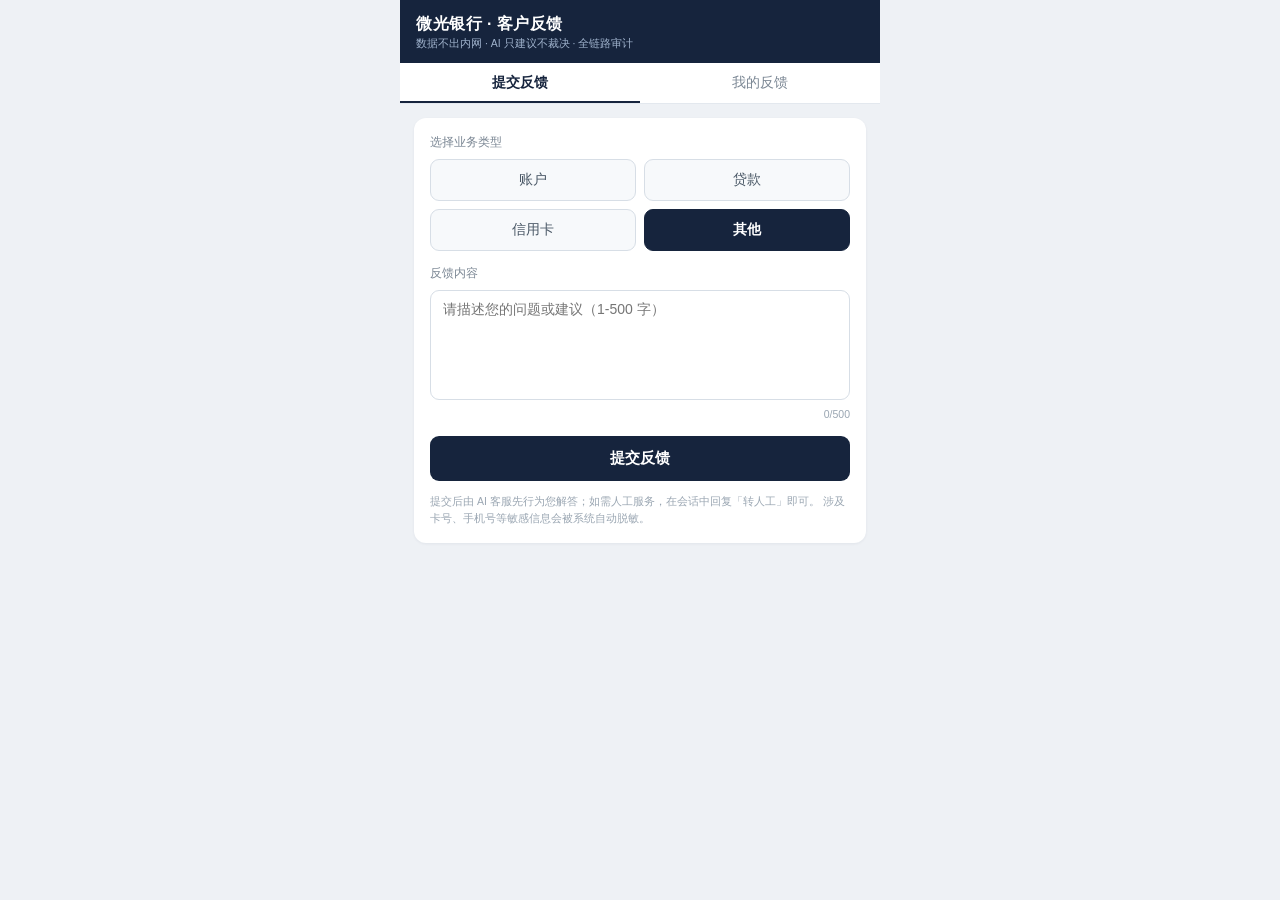
<file: 02_代码/客户端包可读部分/h5_index_patched.html>
<!DOCTYPE html>
<html lang="zh-CN">
<head>
<meta charset="UTF-8">
<meta name="viewport" content="width=device-width, initial-scale=1.0, maximum-scale=1.0, user-scalable=no">
<title>微光银行 · 客户反馈</title>
<style>
  *{margin:0;padding:0;box-sizing:border-box;-webkit-tap-highlight-color:transparent}
  html,body{height:100%}
  body{font-family:-apple-system,BlinkMacSystemFont,"PingFang SC","Microsoft YaHei",sans-serif;
    background:#eef1f5;color:#26303a;display:flex;justify-content:center}
  .phone{width:100%;max-width:480px;min-height:100%;background:#eef1f5;display:flex;flex-direction:column;position:relative}
  .hd{background:#16243d;color:#fff;padding:14px 16px 12px;position:sticky;top:0;z-index:5}
  .hd h1{font-size:16px;font-weight:600;letter-spacing:.5px}
  .hd p{font-size:10.5px;color:#9fb2cc;margin-top:2px}
  .tabs{display:flex;background:#fff;border-bottom:1px solid #e3e8ee;position:sticky;top:56px;z-index:5}
  .tabs button{flex:1;border:0;background:none;padding:11px 0;font-size:13.5px;color:#7b8794;cursor:pointer}
  .tabs button.on{color:#16243d;font-weight:600;box-shadow:inset 0 -2px 0 #16243d}
  .page{flex:1;padding:14px 14px 90px;display:none}
  .page.on{display:block}
  .card{background:#fff;border-radius:12px;padding:16px;box-shadow:0 1px 3px rgba(22,36,61,.06)}
  .lbl{font-size:12px;color:#7b8794;margin:14px 0 8px}
  .lbl:first-child{margin-top:0}
  .chips{display:grid;grid-template-columns:1fr 1fr;gap:8px}
  .chips button{border:1px solid #d7dee6;background:#f7f9fb;border-radius:9px;padding:11px 0;
    font-size:13.5px;color:#4a5866;cursor:pointer;transition:.15s}
  .chips button.on{background:#16243d;border-color:#16243d;color:#fff;font-weight:600}
  textarea{width:100%;height:110px;border:1px solid #d7dee6;border-radius:9px;padding:10px 12px;
    font-size:14px;resize:none;font-family:inherit;color:#26303a}
  textarea:focus{outline:none;border-color:#16243d}
  .cnt{font-size:10.5px;color:#9aa6b2;text-align:right;margin-top:4px}
  .btn{width:100%;border:0;border-radius:9px;padding:13px 0;font-size:15px;font-weight:600;
    background:#16243d;color:#fff;cursor:pointer;margin-top:16px}
  .btn:disabled{opacity:.45}
  .btn.ghost{background:#fff;color:#16243d;border:1px solid #c6cfda;margin-top:8px;font-weight:500}
  .item{background:#fff;border-radius:10px;padding:12px 14px;margin-bottom:9px;cursor:pointer;
    box-shadow:0 1px 2px rgba(22,36,61,.05)}
  .item .r1{display:flex;justify-content:space-between;align-items:center;gap:8px}
  .item .r1 b{font-size:12.5px;color:#16243d;font-family:Consolas,monospace}
  .item .r2{font-size:12px;color:#7b8794;margin-top:5px;overflow:hidden;text-overflow:ellipsis;white-space:nowrap}
  .chip{display:inline-block;padding:1.5px 9px;border-radius:999px;font-size:10.5px;font-weight:600;white-space:nowrap}
  .st-SUBMITTED{background:#eceff1;color:#546e7a}
  .st-AI_ANSWERING{background:#e3f2fd;color:#1565c0}
  .st-CLOSED_AI{background:#e0f2f1;color:#00695c}
  .st-PENDING_HUMAN{background:#ffebee;color:#c62828}
  .st-HUMAN_ANSWERING{background:#fff8e1;color:#b26a00}
  .st-CLOSED_HUMAN{background:#e8eaf6;color:#3949ab}
  .st-UNKNOWN{background:#eceff1;color:#78909c}
  .empty{text-align:center;color:#9aa6b2;font-size:13px;padding:40px 0}
  .chat{padding:0}
  .msgs{height:calc(100vh - 210px);min-height:300px;overflow-y:auto;padding:14px 12px}
  .m{max-width:78%;margin-bottom:12px;position:relative}
  .m .who{font-size:10px;color:#9aa6b2;margin-bottom:3px}
  .m .bub{padding:9px 12px;border-radius:12px;font-size:13.5px;line-height:1.55;word-break:break-all}
  .m.in{margin-right:auto}
  .m.in .bub{background:#fff;border:1px solid #e3e8ee;border-top-left-radius:3px}
  .m.out{margin-left:auto}
  .m.out .bub{background:#16243d;color:#fff;border-top-right-radius:3px}
  .sys{text-align:center;font-size:10.5px;color:#90a4ae;margin:10px 0}
  .rate{display:flex;gap:8px;padding:0 12px 10px}
  .rate button{flex:1;border:1px solid #c6cfda;background:#fff;border-radius:8px;padding:9px 0;
    font-size:13px;color:#16243d;cursor:pointer}
  .rate button:disabled{opacity:.5}
  .inputbar{display:flex;gap:8px;padding:10px 12px;border-top:1px solid #e3e8ee;background:#fff}
  .inputbar textarea{flex:1;height:40px;border-radius:9px}
  .inputbar button{border:0;border-radius:9px;padding:0 18px;background:#16243d;color:#fff;
    font-size:13.5px;font-weight:600;cursor:pointer}
  .hint{max-width:480px;width:100%;margin:0 auto}
  .demo-note{max-width:480px;margin:14px auto 0;background:#fff;border-radius:10px;padding:10px 14px;
    font-size:11px;color:#7b8794;line-height:1.7}
  .toast{position:fixed;left:50%;top:38%;transform:translateX(-50%);background:rgba(22,36,61,.92);
    color:#fff;padding:10px 18px;border-radius:9px;font-size:13px;z-index:99;display:none}
</style>
</head>
<body>
<div class="phone">
  <div class="hd">
    <h1>微光银行 · 客户反馈</h1>
    <p>数据不出内网 · AI 只建议不裁决 · 全链路审计</p>
  </div>
  <div class="tabs" id="tabs">
    <button data-v="home" class="on">提交反馈</button>
    <button data-v="list">我的反馈</button>
  </div>

  <!-- 提单 -->
  <div class="page on" id="pg-home">
    <div class="card">
      <div class="lbl">选择业务类型</div>
      <div class="chips" id="cats"></div>
      <div class="lbl">反馈内容</div>
      <textarea id="txt" maxlength="500" placeholder="请描述您的问题或建议（1-500 字）"></textarea>
      <div class="cnt"><span id="n">0</span>/500</div>
      <button class="btn" id="submit">提交反馈</button>
      <p style="font-size:10.5px;color:#9aa6b2;margin-top:12px;line-height:1.6">
        提交后由 AI 客服先行为您解答；如需人工服务，在会话中回复「转人工」即可。
        涉及卡号、手机号等敏感信息会被系统自动脱敏。</p>
    </div>
  </div>

  <!-- 列表 -->
  <div class="page" id="pg-list">
    <div id="ticket-list"></div>
    <div class="card" style="margin-top:6px">
      <div class="lbl">凭工单号查询</div>
      <div style="display:flex;gap:8px">
        <input id="qid" placeholder="输入 FB 开头的工单号"
          style="flex:1;border:1px solid #d7dee6;border-radius:9px;padding:10px 12px;font-size:13px">
        <button class="btn" style="width:auto;margin:0;padding:0 18px" id="qbtn">查询</button>
      </div>
    </div>
  </div>

  <!-- 会话 -->
  <div class="page" id="pg-chat">
    <div class="card chat">
      <div class="msgs" id="msgs"></div>
      <div class="rate" id="rate" hidden>
        <button data-v="1">👍 满意</button>
        <button data-v="0">👎 不满意</button>
      </div>
      <div class="inputbar" id="ibar">
        <textarea id="reply" maxlength="500" placeholder="输入消息…"></textarea>
        <button id="send">发送</button>
      </div>
    </div>
  </div>

<div class="toast" id="toast"></div>
</div>
<script>
const CAT = {ACCOUNT:'账户', LOAN:'贷款', CREDIT_CARD:'信用卡', OTHER:'其他'};
const ST = {SUBMITTED:'已受理', AI_ANSWERING:'AI 应答中', CLOSED_AI:'AI 已回复',
  PENDING_HUMAN:'已转人工跟进', HUMAN_ANSWERING:'人工处理中', CLOSED_HUMAN:'已办结', UNKNOWN:'查询失败'};
const $ = s => document.querySelector(s);

// 伪 openid（与小程序同逻辑：本地生成、长期稳定；生产应 code2session 换取）
let openid = localStorage.getItem('fb_openid');
if (!openid) {
  openid = 'oPoc-' + Date.now() + '-' + Math.random().toString(36).slice(2, 10);
  localStorage.setItem('fb_openid', openid);
}
let fbList = JSON.parse(localStorage.getItem('fb_list') || '[]');
let curFb = null, curTicket = null, timer = null, rated = false, cat = 'OTHER';

async function api(path, method='GET', data) {
  const opt = {method, headers:{'Content-Type':'application/json'}};
  if (data) opt.body = JSON.stringify(data);
  const r = await fetch(path, opt);
  const d = await r.json().catch(() => ({}));
  if (!r.ok) throw new Error(d.detail || ('HTTP ' + r.status));
  return d;
}
function toast(m) {
  const t = $('#toast'); t.textContent = m; t.style.display = 'block';
  setTimeout(() => t.style.display = 'none', 2200);
}
function chip(st) {
  return `<span class="chip st-${st}">${ST[st] || st}</span>`;
}
function show(v) {
  document.querySelectorAll('.page').forEach(p => p.classList.remove('on'));
  document.querySelectorAll('#tabs button').forEach(b => b.classList.toggle('on', b.dataset.v === v));
  $('#pg-' + v).classList.add('on');
  if (v === 'list') renderList();
  if (v === 'home') { clearInterval(timer); timer = null; }
}
document.querySelectorAll('#tabs button').forEach(b => b.onclick = () => show(b.dataset.v));

// 提单页
$('#cats').innerHTML = Object.entries(CAT).map(([k, v]) =>
  `<button data-k="${k}" class="${k === cat ? 'on' : ''}">${v}</button>`).join('');
document.querySelectorAll('#cats button').forEach(b => b.onclick = () => {
  cat = b.dataset.k;
  document.querySelectorAll('#cats button').forEach(x => x.classList.toggle('on', x.dataset.k === cat));
});
$('#txt').oninput = e => $('#n').textContent = e.target.value.length;
$('#submit').onclick = async () => {
  const body = $('#txt').value.trim();
  if (!body) return toast('请填写反馈内容');
  const btn = $('#submit'); btn.disabled = true;
  try {
    const d = await api('/feedback/api/v1/tickets', 'POST', {openid, category: cat, body});
    $('#txt').value = ''; $('#n').textContent = '0';
    if (!fbList.includes(d.fb_id)) { fbList.unshift(d.fb_id); localStorage.setItem('fb_list', JSON.stringify(fbList)); }
    toast(d.verdict === 'pass' ? '提交成功，AI 正在处理' : '已受理');
    openChat(d.fb_id);
  } catch (e) { const m=/不存在|not found/i.test(e.message||'') ? '提交失败，请稍后重试' : e.message; toast(m); }
  btn.disabled = false;
};

// 列表页
async function renderList() {
  const box = $('#ticket-list');
  if (!fbList.length) { box.innerHTML = '<div class="empty">暂无反馈记录</div>'; return; }
  box.innerHTML = fbList.map(fb => `<div class="item" id="it-${fb}"><div class="r1"><b>${fb}</b><span class="chip st-UNKNOWN">加载中</span></div><div class="r2">…</div></div>`).join('');
  fbList.forEach(async fb => {
    const el = document.getElementById('it-' + fb);
    try {
      const d = await api('/feedback/api/v1/tickets/' + fb + '?openid=' + encodeURIComponent(openid));
      el.querySelector('.r1 span').outerHTML = chip(d.status);
      const last = (d.replies || []).slice(-1)[0];
      el.querySelector('.r2').textContent = CAT[d.category] + ' · ' + (last ? desensitize(last.body).slice(0, 26) : '（无消息）');
      el.onclick = () => openChat(fb);
    } catch (e) {
      el.querySelector('.r1 span').outerHTML = chip('UNKNOWN');
      el.querySelector('.r2').textContent = e.message;
    }
  });
}
$('#qbtn').onclick = async () => {
  const id = $('#qid').value.trim();
  if (!id) return;
  try {
    await api('/feedback/api/v1/tickets/' + id + '?openid=' + encodeURIComponent(openid));
    if (!fbList.includes(id)) { fbList.unshift(id); localStorage.setItem('fb_list', JSON.stringify(fbList)); }
    openChat(id);
  } catch (e) { const m=/不存在|未找到|not found/i.test(e.message||'') ? '未找到该工单，请核对工单号' : e.message; toast(m); }
};

// 会话页

// —— 补丁 v1.5.0-fix4：令牌兜底（复原失败时不得回显内部令牌）——
function desensitize(s){
  if (!s) return s;
  let out = s;
  // 带数字前缀的金额令牌：39.AMOUNT_001 / 15600.00 AMOUNT_002
  out = out.replace(/[\d.,]*\s*AMOUNT_\d{3}/g, '该笔金额');
  out = out.replace(/[\d.,]*\s*CARD_\d{3}/g, '卡号尾号****');
  out = out.replace(/NAME_\d{3}/g, '客户');
  out = out.replace(/PHONE_\d{3}/g, '预留手机号');
  out = out.replace(/ID_\d{3}/g, '证件信息');
  out = out.replace(/MERCHANT_\d{3}/g, '该商户');
  out = out.replace(/[A-Z]{2,}_\d{3}/g, '相关信息');
  out = out.replace(/您好，客户[，,。]/g, '您好，');
  out = out.replace(/尊敬的\s*客户[，,]\s*您好[！!]?/g, '您好！');
  out = out.replace(/\s{2,}/g, ' ').replace(/\s+([，。！？、])/g, '$1');
  out = out.replace(/([！？。，])\1+/g, '$1').replace(/[！？]\s*。/g, '。');
  return out;
}
function msgHtml(replies) {
  return replies.map(m => {
    if (m.sender === 'system')
      return `<div class="sys">${desensitize(m.body)}<br>${(m.created_at || '').replace('T',' ').slice(5,16)}</div>`;
    const out = m.sender === 'customer';
    const who = m.sender === 'ai' ? '智能客服' : (out ? '我' : '客服');
    return `<div class="m ${out ? 'out' : 'in'}">
      <div class="who">${who} · ${(m.created_at || '').replace('T',' ').slice(5,16)}</div>
      <div class="bub">${desensitize(m.body)}</div></div>`;
  }).join('');
}
async function openChat(fb) {
  curFb = fb; rated = false;
  show('chat');
  await refreshChat();
  clearInterval(timer);
  timer = setInterval(refreshChat, 5000);
}
async function refreshChat() {
  if (!curFb) return;
  try {
    const d = await api('/feedback/api/v1/tickets/' + curFb + '?openid=' + encodeURIComponent(openid));
    curTicket = d;
    const closed = d.status === 'CLOSED_AI' || d.status === 'CLOSED_HUMAN';
    $('#msgs').innerHTML = `<div class="sys">${curFb} · ${CAT[d.category] || d.category} · ${chip(d.status)}</div>` +
      (msgHtml(d.replies || []) || '<div class="sys">暂无消息</div>');
    const box = $('#msgs'); box.scrollTop = box.scrollHeight;
    $('#ibar').hidden = closed;
    $('#rate').hidden = !(rated === false && (d.status === 'AI_ANSWERING' || closed));
    document.querySelectorAll('#rate button').forEach(b => b.disabled = false);
  } catch (e) {
    $('#msgs').innerHTML = `<div class="sys">加载失败：${e.message}</div>`;
  }
}
$('#send').onclick = async () => {
  const box = $('#reply'), body = box.value.trim();
  if (!body || !curFb) return;
  box.value = '';
  try { await api('/feedback/api/v1/tickets/' + curFb + '/messages', 'POST', {openid, body}); }
  catch (e) { toast('发送失败：' + e.message); box.value = body; return; }
  await refreshChat();
};
$('#reply').addEventListener('keydown', e => {
  if (e.key === 'Enter' && !e.shiftKey && !e.isComposing) { e.preventDefault(); $('#send').click(); }
});
document.querySelectorAll('#rate button').forEach(b => b.onclick = async () => {
  if (rated) return;
  try {
    await api('/feedback/api/v1/tickets/' + curFb + '/messages', 'POST',
      {openid, kind: 'eval', body: b.dataset.v});
    rated = true; $('#rate').hidden = true;
    toast('感谢您的评价');
    await refreshChat();
  } catch (e) { toast('评价失败：' + e.message); }
});
</script>
</body>
</html>
</file>
